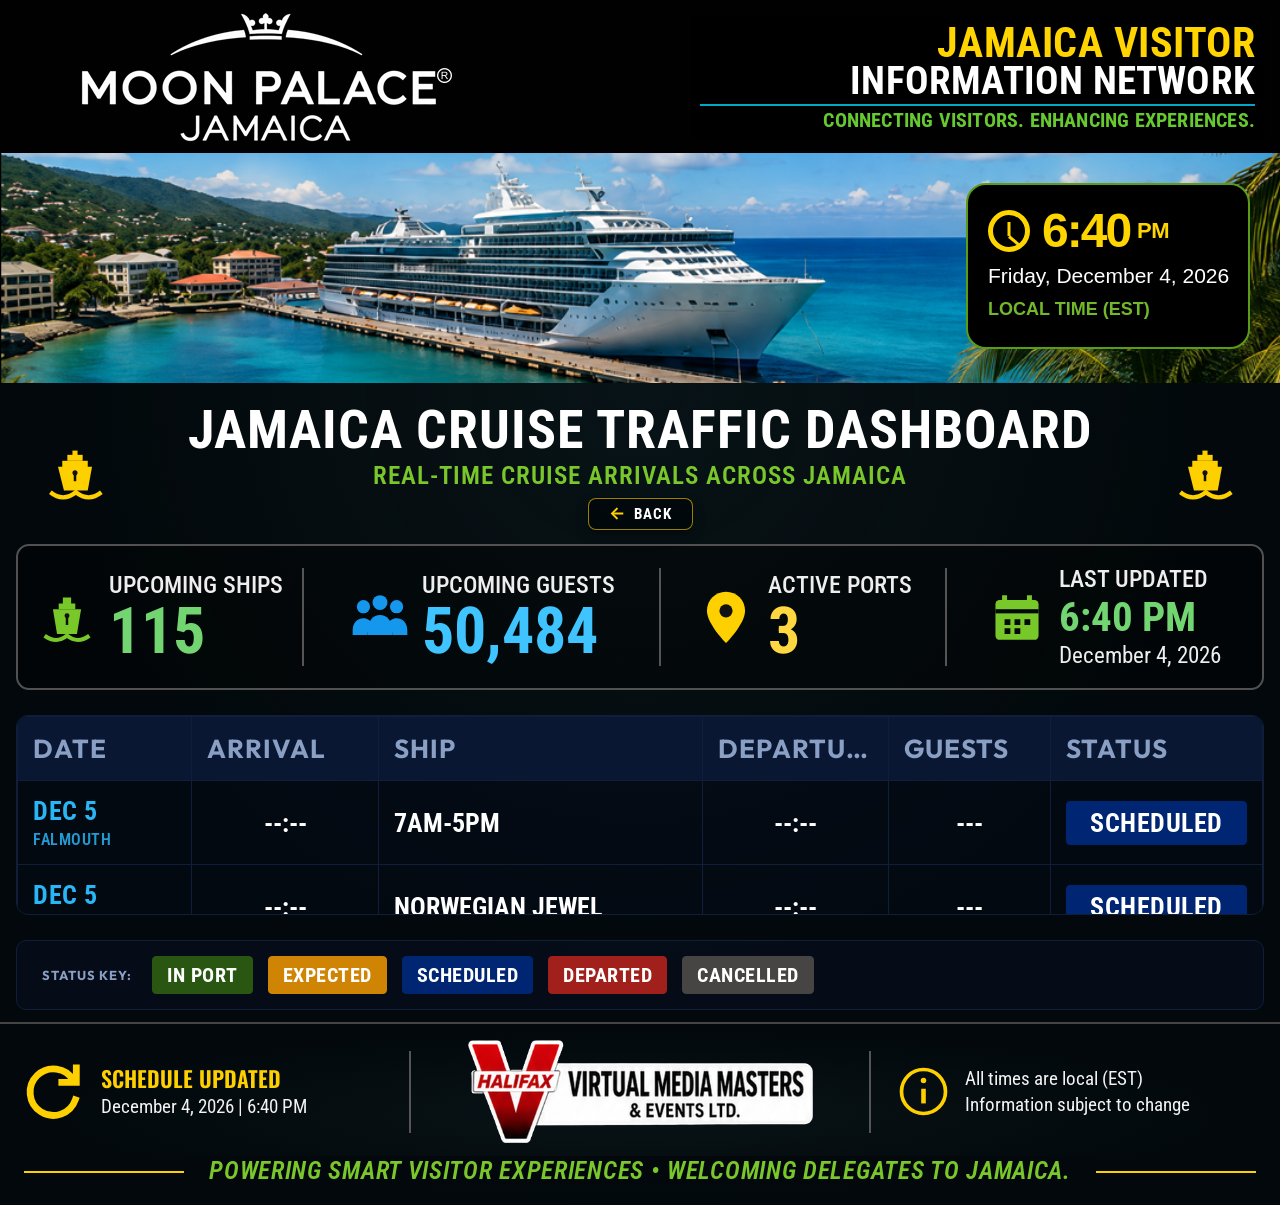
<file: index.html>
<!DOCTYPE html>
<html lang="en">

<head>
    <meta charset="UTF-8">
    <meta name="viewport" content="width=device-width, initial-scale=1.0">
    <title>Jamaica Cruise Traffic Dashboard</title>
    <!-- Google Fonts: Inter, Outfit, Oswald, Roboto Condensed -->
    <link rel="preconnect" href="https://fonts.googleapis.com">
    <link rel="preconnect" href="https://fonts.gstatic.com" crossorigin>
    <link
        href="https://fonts.googleapis.com/css2?family=Inter:wght@400;500;600;700&family=Outfit:wght@500;600;700;800&family=Oswald:wght@400;500;600;700&family=Roboto+Condensed:wght@400;500;600;700&display=swap"
        rel="stylesheet">
    <link rel="stylesheet" href="style.css">
</head>

<body>
    <!-- HEADER -->
    <header>
        <img src="./logo2.png" alt="">
        <div class="jvin-logo">
            <div class="title">JAMAICA VISITOR</div>
            <div class="subtitle">INFORMATION NETWORK</div>
            <div class="tagline">CONNECTING VISITORS. ENHANCING EXPERIENCES.</div>
        </div>
    </header>

    <!-- CRUISE BANNER / LIVE JAMAICA TIME -->
    <section class="cruise">
        <div class="jamaica-time">
            <div class="time-row">
                <div class="clock"></div>
                <div class="time" id="live-clock">--:--</div>
                <div class="ampm" id="live-ampm">AM</div>
            </div>
            <div class="date" id="live-date">Loading date...</div>
            <div class="location">LOCAL TIME (EST)</div>
        </div>
    </section>

    <!-- DASHBOARD CONTAINER -->
    <section class="cruise-dashboard">
        <!-- DASHBOARD HEADER -->
        <header class="dashboard-header">
            <!-- Left ship -->
            <div class="ship-icon ship-left">
                <svg viewBox="0 0 80 80" fill="none" xmlns="http://www.w3.org/2000/svg">
                    <path d="M25 28h30v8H25z" fill="#FFD000" />
                    <path d="M31 21h18v7H31z" fill="#FFD000" />
                    <path d="M37 16h6v6h-6z" fill="#FFD000" />
                    <path d="M20 35h40l-5 28H27z" fill="#FFD000" />
                    <path transform="translate(-5 3)" d="M16 62c10 8 20 8 30 0 10 8 20 8 30 0" stroke="#FFD000"
                        stroke-width="5" />
                    <path d="M40 43v9" stroke="#111" stroke-width="3" />
                    <circle cx="40" cy="42" r="3" fill="#111" />
                </svg>
            </div>

            <div class="dashboard-title">
                <h1>Jamaica Cruise Traffic Dashboard</h1>
                <p>Real-Time Cruise Arrivals Across Jamaica</p>
                <div class="back-btn-wrap">
                    <a href="../airports/index.html" class="btn-back" id="btnBack" onclick="if(window.history.length > 1){window.history.back(); return false;}">
                        <span class="back-chevron">&larr;</span>
                        <span class="back-text">BACK</span>
                    </a>
                </div>
            </div>

            <!-- Right ship -->
            <div class="ship-icon ship-right">
                <svg viewBox="0 0 80 80" fill="none" xmlns="http://www.w3.org/2000/svg">
                    <path d="M25 28h30v8H25z" fill="#FFD000" />
                    <path d="M31 21h18v7H31z" fill="#FFD000" />
                    <path d="M37 16h6v6h-6z" fill="#FFD000" />
                    <path d="M20 35h40l-5 28H27z" fill="#FFD000" />
                    <path transform="translate(-5 3)" d="M16 62c10 8 20 8 30 0 10 8 20 8 30 0" stroke="#FFD000"
                        stroke-width="5" />
                    <path d="M40 43v9" stroke="#111" stroke-width="3" />
                    <circle cx="40" cy="42" r="3" fill="#111" />
                </svg>
            </div>
        </header>

        <!-- STATISTICS PANEL (.stats-panel replacing .kpi-panel) -->
        <div class="stats-panel">
            <!-- SHIPS -->
            <div class="stat ships">
                <div class="stat-icon">
                    <svg viewBox="0 0 70 70">
                        <path d="M18 25h34l-5 30H23z" fill="#78C82A" />
                        <path transform="translate(-5 3)" d="M13 54c10 7 18 7 27 0 9 7 17 7 27 0" stroke="#78C82A"
                            stroke-width="5" fill="none" />
                        <path d="M25 18h20v7H25z M30 11h10v7H30z" fill="#78C82A" />
                        <path d="M35 34v10" stroke="#111" stroke-width="3" />
                        <circle cx="35" cy="33" r="3" fill="#111" />
                    </svg>
                </div>
                <div class="stat-content">
                    <div class="stat-label">Ships Today</div>
                    <div class="stat-number" id="kpi-ships">0</div>
                </div>
            </div>

            <!-- PASSENGERS -->
            <div class="stat passengers">
                <div class="stat-icon">
                    <svg viewBox="0 0 70 70">
                        <circle cx="35" cy="17" r="9" fill="#1597ED" />
                        <circle cx="15" cy="22" r="8" fill="#1597ED" />
                        <circle cx="55" cy="22" r="8" fill="#1597ED" />
                        <path d="M20 51c0-12 7-19 15-19 s15 7 15 19v5H20z" fill="#1597ED" />
                        <path d="M2 51c0-9 5-15 13-15 5 0 9 3 11 7 -4 3-6 7-6 13H2z" fill="#1597ED" />
                        <path d="M68 51c0-9-5-15-13-15 -5 0-9 3-11 7 4 3 6 7 6 13h18z" fill="#1597ED" />
                    </svg>
                </div>
                <div class="stat-content">
                    <div class="stat-label">Passengers Today</div>
                    <div class="stat-number" id="kpi-passengers">0</div>
                </div>
            </div>

            <!-- PORTS -->
            <div class="stat ports">
                <div class="stat-icon">
                    <svg viewBox="0 0 70 70">
                        <path d="M35 4 C22 4 12 14 12 27 c0 16 23 39 23 39 s23-23 23-39 C58 14 48 4 35 4z"
                            fill="#FFD000" />
                        <circle cx="35" cy="27" r="8" fill="#111" />
                    </svg>
                </div>
                <div class="stat-content">
                    <div class="stat-label">Ports Active</div>
                    <div class="stat-number" id="kpi-ports">0</div>
                </div>
            </div>

            <!-- LAST UPDATED -->
            <div class="stat updated">
                <div class="stat-icon">
                    <svg viewBox="0 0 70 70">
                        <rect x="9" y="14" width="52" height="48" rx="5" fill="#78C82A" />
                        <rect x="9" y="25" width="52" height="5" fill="#02080b" />
                        <path d="M20 8v13M50 8v13" stroke="#78C82A" stroke-width="6" />
                        <path d="M20 37h7v7h-7z M32 37h7v7h-7z M44 37h7v7h-7z M20 48h7v7h-7z M32 48h7v7h-7z"
                            fill="#02080b" />
                    </svg>
                </div>
                <div class="stat-content">
                    <div class="stat-label">Last Updated</div>
                    <div class="stat-number" id="kpi-updated-time">--:--</div>
                    <div class="updated-date" id="kpi-updated-date">----------</div>
                </div>
            </div>
        </div>

        <!-- MAIN DATA TABLE -->
        <main class="table-container">
            <table class="arrivals-table">
                <thead>
                    <tr>
                        <th>PORT</th>
                        <th>ARRIVAL</th>
                        <th>SHIP</th>
                        <th>DEPARTURE</th>
                        <th>GUESTS</th>
                        <th>STATUS</th>
                    </tr>
                </thead>
                <tbody id="table-body">
                    <tr class="loading-row">
                        <td colspan="6">
                            <div class="spinner"></div>
                            <div class="loading-text">Fetching Jamaica Arrivals...</div>
                        </td>
                    </tr>
                </tbody>
            </table>
        </main>

        <!-- FOOTER STATUS KEY -->
        <footer class="footer-legend" style="margin-top: 25px;">
            <span class="legend-title">STATUS KEY:</span>
            <div class="legend-items">
                <span class="status-badge badge-in-port">IN PORT</span>
                <span class="status-badge badge-expected">EXPECTED</span>
                <span class="status-badge badge-scheduled">SCHEDULED</span>
                <span class="status-badge badge-departed">DEPARTED</span>
                <span class="status-badge badge-cancelled">CANCELLED</span>
            </div>
        </footer>
    </section>

    <!-- CRUISE FOOTER -->
    <footer class="cruise-footer">
        <div class="footer-top">
            <!-- SCHEDULE UPDATED -->
            <div class="schedule">
                <div class="schedule-icon">
                    <svg viewBox="0 0 64 64" fill="none">
                        <path d="M51 20 A24 24 0 1 0 53 40" stroke="#FFD000" stroke-width="7" stroke-linecap="square" />
                        <path transform="translate(5 -5)" d="M49 12 L49 27 L34 27" stroke="#FFD000" stroke-width="7"
                            stroke-linecap="square" />
                    </svg>
                </div>
                <div class="schedule-text">
                    <div class="schedule-title">Schedule Updated</div>
                    <div class="schedule-date" id="footer-updated">----------</div>
                </div>
            </div>

            <!-- SPONSOR -->
            <div class="sponsor">
                <img src="./logo.png" alt="">
            </div>

            <!-- INFORMATION -->
            <div class="info">
                <div class="info-icon">
                    <svg viewBox="0 0 60 60" fill="none">
                        <circle cx="30" cy="30" r="24" stroke="#FFD000" stroke-width="4" />
                        <circle cx="30" cy="18" r="3" fill="#FFD000" />
                        <path d="M30 27V43" stroke="#FFD000" stroke-width="5" />
                    </svg>
                </div>
                <div class="info-text">
                    All times are local (EST)<br>
                    Information subject to change
                </div>
            </div>
        </div>

        <div class="footer-bottom">
            <div class="tagline">
                Powering Smart Visitor Experiences • Welcoming Delegates to Jamaica.
            </div>
        </div>
    </footer>

    <script src="app.js"></script>
</body>

</html>
</file>
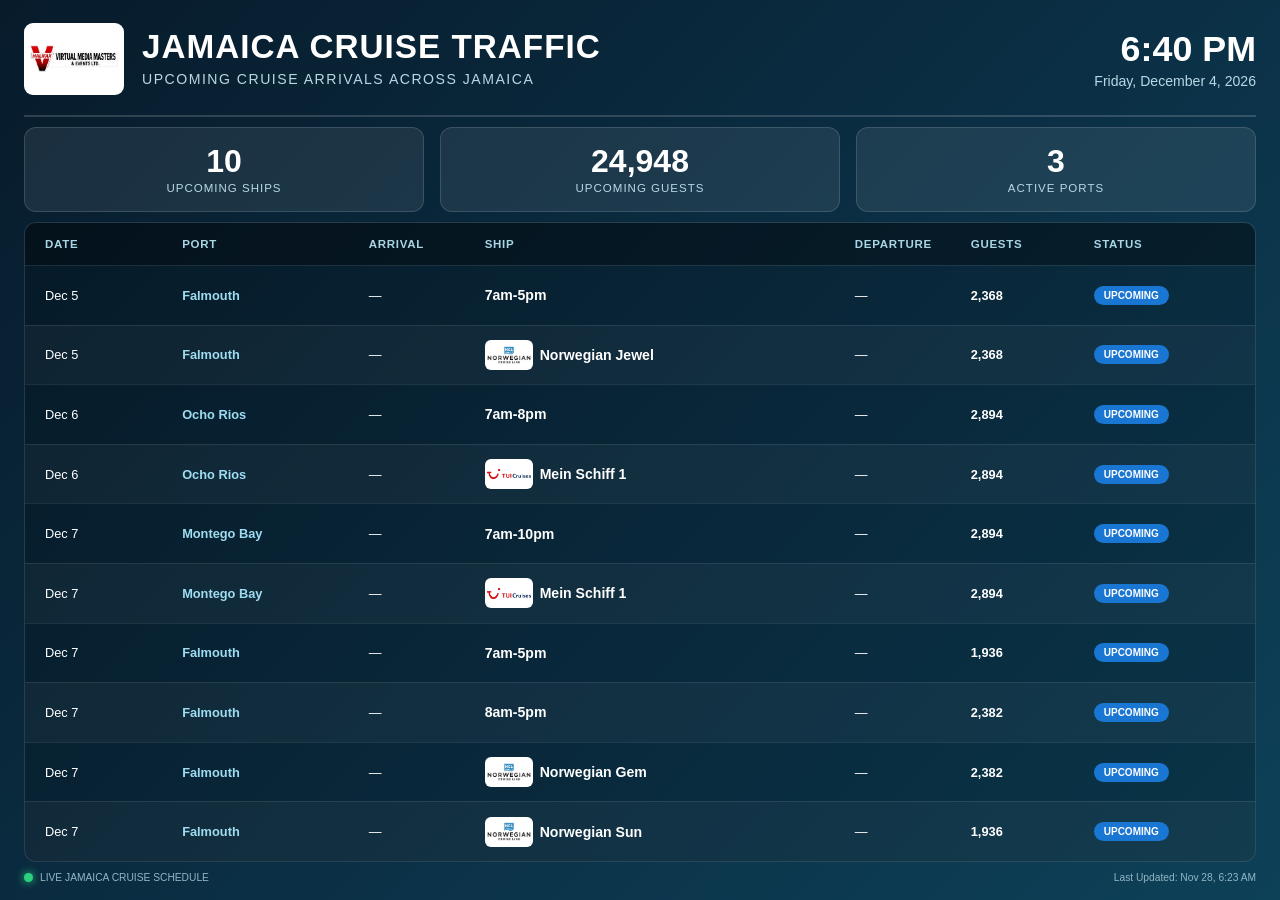
<file: landscape.html>
<!DOCTYPE html>
<html lang="en">
<head>
<meta charset="UTF-8">
<meta name="viewport" content="width=device-width, initial-scale=1.0">

<title>Jamaica Cruise Traffic Dashboard - Landscape</title>

<style>
* {
    box-sizing: border-box;
    margin: 0;
    padding: 0;
}

html, body {
    width: 100%;
    height: 100%;
    overflow: hidden;
    font-family: Arial, Helvetica, sans-serif;
    background: linear-gradient(135deg, #071b2b 0%, #0b3046 55%, #0d4158 100%);
    color: white;
}

body {
    display: flex;
    flex-direction: column;
    padding: 12px 24px 8px;
}

/* HEADER */

.header {
    display: flex;
    align-items: center;
    justify-content: space-between;
    height: 105px;
    flex-shrink: 0;
    border-bottom: 2px solid rgba(255,255,255,0.16);
    padding-bottom: 10px;
}

.brand {
    display: flex;
    align-items: center;
    gap: 18px;
}

.logo {
    width: 100px;
    height: 72px;
    object-fit: contain;
    background: white;
    border-radius: 9px;
    padding: 6px;
}

.title-block h1 {
    font-size: clamp(28px, 2.6vw, 48px);
    font-weight: 800;
    letter-spacing: 1px;
    line-height: 1;
}

.title-block p {
    margin-top: 7px;
    color: #b9d8e5;
    font-size: clamp(13px, 1.1vw, 20px);
    letter-spacing: 1.5px;
    text-transform: uppercase;
}

.clock {
    text-align: right;
}

#time {
    font-size: clamp(28px, 2.8vw, 50px);
    font-weight: 800;
}

#date {
    margin-top: 3px;
    color: #b9d8e5;
    font-size: clamp(13px, 1.1vw, 19px);
}

/* SUMMARY */

.summary {
    display: grid;
    grid-template-columns: repeat(3, 1fr);
    gap: 16px;
    height: 105px;
    flex-shrink: 0;
    padding: 10px 0;
}

.card {
    background: rgba(255,255,255,0.08);
    border: 1px solid rgba(255,255,255,0.14);
    border-radius: 12px;
    padding: 8px 16px;
    text-align: center;
    display: flex;
    flex-direction: column;
    align-items: center;
    justify-content: center;
}

.card .number {
    font-size: clamp(26px, 2.5vw, 44px);
    font-weight: 800;
    line-height: 1;
}

.card .label {
    margin-top: 5px;
    color: #b9d8e5;
    font-size: clamp(11px, 0.9vw, 16px);
    text-transform: uppercase;
    letter-spacing: 1px;
}

/* TABLE */

.board {
    flex: 1;
    min-height: 0;
    display: flex;
    flex-direction: column;
    background: rgba(0,0,0,0.17);
    border: 1px solid rgba(255,255,255,0.13);
    border-radius: 12px;
    overflow: hidden;
}

.table-header,
.row {
    display: grid;
    grid-template-columns:
        0.9fr
        1.25fr
        0.75fr
        2.55fr
        0.75fr
        0.8fr
        1fr;
    align-items: center;
    column-gap: 10px;
}

.table-header {
    height: 42px;
    flex-shrink: 0;
    padding: 0 20px;
    background: rgba(0,0,0,0.32);
    color: #a9d5e6;
    font-size: clamp(11px, 0.9vw, 16px);
    font-weight: bold;
    text-transform: uppercase;
    letter-spacing: 0.7px;
}

#rows {
    flex: 1;
    min-height: 0;
    display: grid;
    grid-template-rows: repeat(10, 1fr);
    overflow: hidden;
}

.row {
    min-height: 0;
    padding: 3px 20px;
    border-top: 1px solid rgba(255,255,255,0.09);
    font-size: clamp(12px, 1vw, 18px);
}

.row:nth-child(even) {
    background: rgba(255,255,255,0.035);
}

/* SHIP + CRUISE LINE LOGO */

.ship {
    font-weight: 800;
    font-size: clamp(13px, 1.1vw, 20px);
    display: flex;
    align-items: center;
    gap: 7px;
    min-width: 0;
}

.cruise-logo-box {
    width: 48px;
    height: 30px;
    flex: 0 0 48px;
    background: white;
    border-radius: 6px;
    display: flex;
    align-items: center;
    justify-content: center;
    padding: 2px;
    overflow: hidden;
}

.cruise-logo {
    width: 100%;
    height: 100%;
    object-fit: contain;
}

.ship-name {
    min-width: 0;
    overflow: hidden;
    text-overflow: ellipsis;
    white-space: nowrap;
}

.port {
    font-weight: 700;
    color: #9eddf1;
}

.guests {
    font-weight: 700;
}

.status {
    display: inline-block;
    width: fit-content;
    padding: 4px 10px;
    border-radius: 16px;
    font-size: clamp(10px, 0.75vw, 14px);
    font-weight: bold;
    text-transform: uppercase;
    white-space: nowrap;
}

.status-upcoming {
    background: #1976d2;
}

.status-today {
    background: #148b72;
}

.status-inport {
    background: #138a4a;
}

.empty {
    height: 100%;
    display: flex;
    align-items: center;
    justify-content: center;
    text-align: center;
    color: #b9d8e5;
    font-size: clamp(20px, 1.8vw, 32px);
    font-weight: bold;
}

/* FOOTER */

.footer {
    height: 30px;
    flex-shrink: 0;
    display: flex;
    justify-content: space-between;
    align-items: center;
    color: #91b6c5;
    font-size: clamp(10px, 0.8vw, 14px);
}

.live {
    display: flex;
    align-items: center;
    gap: 7px;
}

.dot {
    width: 9px;
    height: 9px;
    border-radius: 50%;
    background: #2bd17e;
    box-shadow: 0 0 8px #2bd17e;
}
</style>
</head>

<body>

<header class="header">

    <div class="brand">

        <img src="logo.png" class="logo" alt="Virtual Media Masters">

        <div class="title-block">
            <h1>JAMAICA CRUISE TRAFFIC</h1>
            <p>Upcoming Cruise Arrivals Across Jamaica</p>
        </div>

    </div>

    <div class="clock">
        <div id="time">--:--</div>
        <div id="date">Loading...</div>
    </div>

</header>

<section class="summary">

    <div class="card">
        <div class="number" id="shipCount">0</div>
        <div class="label">Upcoming Ships</div>
    </div>

    <div class="card">
        <div class="number" id="guestCount">0</div>
        <div class="label">Upcoming Guests</div>
    </div>

    <div class="card">
        <div class="number" id="portCount">0</div>
        <div class="label">Active Ports</div>
    </div>

</section>

<main class="board">

    <div class="table-header">
        <div>Date</div>
        <div>Port</div>
        <div>Arrival</div>
        <div>Ship</div>
        <div>Departure</div>
        <div>Guests</div>
        <div>Status</div>
    </div>

    <div id="rows">
        <div class="empty">Loading Jamaica cruise schedule...</div>
    </div>

</main>

<footer class="footer">

    <div class="live">
        <span class="dot"></span>
        <span>LIVE JAMAICA CRUISE SCHEDULE</span>
    </div>

    <div>
        Last Updated:
        <span id="lastUpdated">--</span>
    </div>

</footer>

<script>

const DATA_URL = "cruise-data.json";
const REFRESH_INTERVAL = 15 * 60 * 1000;
const TIME_ZONE = "America/Jamaica";
const MAX_SHIPS = 10;


/* =====================================================
   CRUISE LINE LOGOS
===================================================== */

const CRUISE_LINES = [

    {
        logo: "logos/royal-caribbean.png",
        keywords: [
            "royal caribbean",
            "icon of the seas",
            "wonder of the seas",
            "utopia of the seas",
            "star of the seas",
            "oasis of the seas",
            "allure of the seas",
            "harmony of the seas",
            "symphony of the seas",
            "odyssey of the seas",
            "independence of the seas",
            "freedom of the seas",
            "liberty of the seas",
            "adventure of the seas",
            "explorer of the seas",
            "voyager of the seas",
            "mariner of the seas",
            "navigator of the seas",
            "radiance of the seas",
            "brilliance of the seas",
            "serenade of the seas",
            "jewel of the seas",
            "vision of the seas",
            "rhapsody of the seas",
            "grandeur of the seas",
            "enchantment of the seas"
        ]
    },

    {
        logo: "logos/carnival.png",
        keywords: [
            "carnival"
        ]
    },

    {
        logo: "logos/msc.png",
        keywords: [
            "msc"
        ]
    },

    {
        logo: "logos/norwegian.png",
        keywords: [
            "norwegian",
            "ncl"
        ]
    },

    {
        logo: "logos/celebrity.png",
        keywords: [
            "celebrity"
        ]
    },

    {
        logo: "logos/disney.png",
        keywords: [
            "disney"
        ]
    },

    {
        logo: "logos/princess.png",
        keywords: [
            "princess"
        ]
    },

    {
        logo: "logos/holland-america.png",
        keywords: [
            "holland america",
            "nieuw amsterdam",
            "nieuw statendam",
            "rotterdam",
            "eurodam",
            "zuiderdam",
            "oosterdam",
            "westerdam",
            "noordam",
            "koningsdam",
            "volendam",
            "zaandam"
        ]
    },

    {
        logo: "logos/virgin-voyages.png",
        keywords: [
            "virgin voyages",
            "scarlet lady",
            "valiant lady",
            "resilient lady",
            "brilliant lady"
        ]
    },

    {
        logo: "logos/tui-cruises.png",
        keywords: [
            "mein schiff",
            "tui cruises"
        ]
    },

    {
        logo: "logos/viking.png",
        keywords: [
            "viking",
            "viking mars",
            "viking sea",
            "viking sky",
            "viking star",
            "viking sun",
            "viking venus",
            "viking jupiter",
            "viking neptune",
            "viking saturn",
            "viking vela"
        ]
    }

];


function getCruiseLogo(shipName) {

    if (!shipName) {
        return null;
    }

    const ship =
        String(shipName)
            .toLowerCase()
            .trim();

    for (const cruiseLine of CRUISE_LINES) {

        const match =
            cruiseLine.keywords.some(
                keyword =>
                    ship.includes(keyword)
            );

        if (match) {
            return cruiseLine.logo;
        }
    }

    return null;
}


function buildShipDisplay(shipName) {

    const name =
        shipName || "—";

    const logo =
        getCruiseLogo(name);

    if (!logo) {

        return `
            <div class="ship">
                <span class="ship-name">
                    ${name}
                </span>
            </div>
        `;
    }

    return `
        <div class="ship">

            <div class="cruise-logo-box">

                <img
                    src="${logo}"
                    class="cruise-logo"
                    alt=""
                    onerror="this.parentElement.style.display='none';"
                >

            </div>

            <span class="ship-name">
                ${name}
            </span>

        </div>
    `;
}


/* =====================================================
   DATE / TIME
===================================================== */

function getJamaicaDateString() {

    const parts = new Intl.DateTimeFormat(
        "en-CA",
        {
            timeZone: TIME_ZONE,
            year: "numeric",
            month: "2-digit",
            day: "2-digit"
        }
    ).formatToParts(new Date());

    const values = {};

    parts.forEach(part => {

        if (part.type !== "literal") {
            values[part.type] = part.value;
        }

    });

    return values.year + "-" +
           values.month + "-" +
           values.day;
}


function updateClock() {

    const now = new Date();

    document.getElementById("time").textContent =
        now.toLocaleTimeString(
            "en-US",
            {
                timeZone: TIME_ZONE,
                hour: "numeric",
                minute: "2-digit",
                hour12: true
            }
        );

    document.getElementById("date").textContent =
        now.toLocaleDateString(
            "en-US",
            {
                timeZone: TIME_ZONE,
                weekday: "long",
                month: "long",
                day: "numeric",
                year: "numeric"
            }
        );
}


function formatDate(dateString) {

    if (!dateString) return "—";

    const parts =
        dateString.split("-");

    if (parts.length !== 3) {
        return dateString;
    }

    const date =
        new Date(
            Number(parts[0]),
            Number(parts[1]) - 1,
            Number(parts[2])
        );

    return date.toLocaleDateString(
        "en-US",
        {
            month: "short",
            day: "numeric"
        }
    );
}


function formatNumber(value) {

    return Number(
        value || 0
    ).toLocaleString("en-US");
}


function formatTime(time) {

    if (!time || time === "--:--") {
        return "—";
    }

    const match =
        String(time)
            .match(/^(\d{1,2}):(\d{2})$/);

    if (!match) {
        return time;
    }

    let hour =
        Number(match[1]);

    const minute =
        match[2];

    const period =
        hour >= 12
        ? "PM"
        : "AM";

    hour =
        hour % 12;

    if (hour === 0) {
        hour = 12;
    }

    return hour +
           ":" +
           minute +
           " " +
           period;
}


function timeToMinutes(time) {

    if (!time || time === "--:--") {
        return null;
    }

    const match =
        String(time)
            .match(/(\d{1,2}):(\d{2})/);

    if (!match) {
        return null;
    }

    return Number(match[1]) * 60 +
           Number(match[2]);
}


function getJamaicaMinutes() {

    const parts =
        new Intl.DateTimeFormat(
            "en-US",
            {
                timeZone: TIME_ZONE,
                hour: "2-digit",
                minute: "2-digit",
                hourCycle: "h23"
            }
        ).formatToParts(new Date());

    let hour = 0;
    let minute = 0;

    parts.forEach(part => {

        if (part.type === "hour") {
            hour = Number(part.value);
        }

        if (part.type === "minute") {
            minute = Number(part.value);
        }

    });

    return hour * 60 + minute;
}


/* =====================================================
   STATUS
===================================================== */

function getStatus(arrival) {

    const today =
        getJamaicaDateString();

    if (arrival.date > today) {

        return {
            text: "Upcoming",
            className: "status-upcoming"
        };

    }

    if (arrival.date < today) {

        return {
            text: "Completed",
            className: "status-upcoming"
        };

    }

    const currentMinutes =
        getJamaicaMinutes();

    const arrivalMinutes =
        timeToMinutes(
            arrival.arrivalTime
        );

    const departureMinutes =
        timeToMinutes(
            arrival.departureTime
        );

    if (
        arrivalMinutes !== null &&
        departureMinutes !== null &&
        currentMinutes >= arrivalMinutes &&
        currentMinutes <= departureMinutes
    ) {

        return {
            text: "In Port",
            className: "status-inport"
        };

    }

    return {
        text: "Today",
        className: "status-today"
    };
}


/* =====================================================
   DATA
===================================================== */

function flattenData(data) {

    const arrivals = [];

    if (!Array.isArray(data)) {
        return arrivals;
    }

    data.forEach(port => {

        if (port.recordType !== "port") {
            return;
        }

        if (!Array.isArray(port.upcomingArrivals)) {
            return;
        }

        port.upcomingArrivals.forEach(arrival => {

            arrivals.push({
                ...arrival,
                portName: port.name
            });

        });

    });

    return arrivals;
}


/* =====================================================
   RENDER
===================================================== */

function render(data) {

    const today =
        getJamaicaDateString();

    let arrivals =
        flattenData(data);

    arrivals =
        arrivals.filter(
            arrival =>
                arrival.date &&
                arrival.date >= today
        );

    arrivals.sort((a, b) => {

        if (a.date !== b.date) {

            return a.date
                .localeCompare(b.date);

        }

        return String(a.arrivalTime)
            .localeCompare(
                String(b.arrivalTime)
            );

    });

    const displayArrivals =
        arrivals.slice(
            0,
            MAX_SHIPS
        );

    const shipCount =
        displayArrivals.length;

    const guestCount =
        displayArrivals.reduce(
            (total, arrival) =>
                total +
                Number(
                    arrival.passengers || 0
                ),
            0
        );

    const activePorts =
        new Set(
            displayArrivals.map(
                arrival =>
                    arrival.portName
            )
        ).size;

    document.getElementById(
        "shipCount"
    ).textContent =
        formatNumber(shipCount);

    document.getElementById(
        "guestCount"
    ).textContent =
        formatNumber(guestCount);

    document.getElementById(
        "portCount"
    ).textContent =
        formatNumber(activePorts);

    const rows =
        document.getElementById(
            "rows"
        );

    if (displayArrivals.length === 0) {

        rows.innerHTML =
            `<div class="empty">
                No upcoming Jamaica cruise arrivals found.
             </div>`;

        return;
    }

    rows.innerHTML =

        displayArrivals
            .map(arrival => {

                const status =
                    getStatus(arrival);

                return `

                    <div class="row">

                        <div>
                            ${formatDate(arrival.date)}
                        </div>

                        <div class="port">
                            ${arrival.portName}
                        </div>

                        <div>
                            ${formatTime(arrival.arrivalTime)}
                        </div>

                        ${buildShipDisplay(
                            arrival.shipName
                        )}

                        <div>
                            ${formatTime(arrival.departureTime)}
                        </div>

                        <div class="guests">

                            ${
                                arrival.passengers
                                ? formatNumber(
                                    arrival.passengers
                                  )
                                : "—"
                            }

                        </div>

                        <div>

                            <span class="status ${status.className}">
                                ${status.text}
                            </span>

                        </div>

                    </div>

                `;

            })
            .join("");
}


/* =====================================================
   LOAD CRUISE DATA
===================================================== */

async function loadCruiseData() {

    try {

        const response =
            await fetch(
                `${DATA_URL}?t=${Date.now()}`,
                {
                    cache: "no-store"
                }
            );

        if (!response.ok) {

            throw new Error(
                `HTTP ${response.status}`
            );

        }

        const data =
            await response.json();

        render(data);

        let scrapedAt =
            null;

        if (
            Array.isArray(data) &&
            data.length
        ) {

            scrapedAt =
                data
                    .map(
                        port =>
                            port.scrapedAt
                    )
                    .filter(Boolean)
                    .sort()
                    .pop();

        }

        if (scrapedAt) {

            document.getElementById(
                "lastUpdated"
            ).textContent =

                new Date(scrapedAt)
                    .toLocaleString(
                        "en-US",
                        {
                            timeZone: TIME_ZONE,
                            month: "short",
                            day: "numeric",
                            hour: "numeric",
                            minute: "2-digit",
                            hour12: true
                        }
                    );

        }

        else {

            document.getElementById(
                "lastUpdated"
            ).textContent =
                "Live";

        }

    }

    catch (error) {

        console.error(
            "Cruise data error:",
            error
        );

        document.getElementById(
            "rows"
        ).innerHTML =

            `<div class="empty">
                Cruise schedule temporarily unavailable.
             </div>`;

    }
}


/* =====================================================
   START
===================================================== */

updateClock();

setInterval(
    updateClock,
    30000
);

loadCruiseData();

setInterval(
    loadCruiseData,
    REFRESH_INTERVAL
);

</script>

</body>
</html>
</file>
<file: style.css>
/* RESET & BASE STYLES */
* {
    margin: 0;
    padding: 0;
    box-sizing: border-box;
    -webkit-font-smoothing: antialiased;
    -moz-osx-font-smoothing: grayscale;
}

:root {
    /* Color Palette matching screenshot */
    --bg-dark: #000100;
    --card-bg: #070f22;
    --card-border: #111e3b;
    --table-header-bg: #091733;

    /* Text Colors */
    --text-white: #ffffff;
    --text-muted: #8a9fc4;
    --text-gold: #ffb74d;
    --text-green: #72d572;
    --text-blue: #40c4ff;
    --text-yellow: #ffd740;

    /* Port Colors */
    --port-montego: #8ce832;
    --port-falmouth: #ffb300;
    --port-ocho: #29b6f6;
    --port-kingston: #a28df2;

    /* Status Colors (badges) */
    --status-in-port-bg: #295712;
    --status-in-port-border: #295712;
    --status-in-port-text: #ffffff;

    --status-expected-bg: #D08403;
    --status-expected-border: #D08403;
    --status-expected-text: #ffffff;

    --status-scheduled-bg: #002673;
    --status-scheduled-border: #002673;
    --status-scheduled-text: #ffffff;

    --status-departed-bg: #A1201C;
    --status-departed-border: #A1201C;
    --status-departed-text: #ffffff;

    --status-cancelled-bg: #464544;
    --status-cancelled-border: #464544;
    --status-cancelled-text: #ffffff;

    /* Status Text Colors (high contrast accessibility) */
    --status-in-port-text-color: #8ce832;
    --status-expected-text-color: #ffb300;
    --status-scheduled-text-color: #29b6f6;
    --status-departed-text-color: #ff5252;
    --status-cancelled-text-color: #cbd5e1;

    /* Fonts */
    --font-heading: 'Outfit', sans-serif;
    --font-body: 'Inter', sans-serif;

    /* Footer / Header Extra Colors */
    --yellow: #ffd000;
    --green: #79c72b;
    --white: #f2f2f2;
    --dark: #02080b;
    --separator: #555;
}

body {
    background-color: var(--bg-dark);
    font-family: var(--font-body);
    color: var(--text-white);
    min-height: 100vh;
    width: 100vw;
    overflow-x: hidden;
}

header {
    width: 100%;
    position: relative;
    text-align: right;
    padding: 15px;
}

header img {
    position: absolute;
    top: 10px;
    left: 0px;
    z-index: 1;
}

.jvin-logo {
    font-family: "Roboto Condensed", sans-serif;
    font-weight: 700;
    line-height: 0.95;
    background: #000;
    display: inline-block;
    padding: 8px 10px;
    width: 46%;
    position: relative;
    z-index: 1;
    right: 0;
    top: 0;
}

.jvin-logo .title {
    color: #ffd400;
    font-size: 42px;
    letter-spacing: 0.5px;
}

.jvin-logo .subtitle {
    color: #fff;
    font-size: 39px;
    letter-spacing: 0.2px;
    border-bottom: 2px solid #00a9c7;
    padding-bottom: 4px;
}

.jvin-logo .tagline {
    color: #65c92f;
    font-size: 20px;
    letter-spacing: 0.2px;
    margin-top: 5px;
}

.cruise {
    min-height: 230px;
    height: 230px;
    width: 100%;
    position: relative;
    background-image: url(./cruise_image.png);
    background-repeat: no-repeat;
    background-size: 100% auto;
    background-position: center;
}

.jamaica-time {
    width: 284px;
    height: 166px;
    box-sizing: border-box;
    background: #000;
    border: 2px solid #5c9b18;
    border-radius: 20px;
    font-family: Arial, Helvetica, sans-serif;
    color: #fff;
    padding: 15px 20px;
    overflow: hidden;
    position: absolute;
    right: 30px;
    top: 30px;
}

.time-row {
    display: flex;
    align-items: center;
    height: 62px;
}

.clock {
    position: relative;
    width: 42px;
    height: 42px;
    border: 5px solid #ffd500;
    border-radius: 50%;
    flex: 0 0 auto;
    box-sizing: border-box;
    margin-right: 12px;
}

.clock::before {
    content: "";
    position: absolute;
    width: 3px;
    height: 14px;
    background: #ffd500;
    left: 50%;
    top: 7px;
    transform: translateX(-50%);
    transform-origin: bottom center;
}

.clock::after {
    content: "";
    position: absolute;
    width: 13px;
    height: 3px;
    background: #ffd500;
    left: 50%;
    top: 20px;
    transform-origin: left center;
    transform: rotate(40deg);
}

.time {
    color: #ffd500;
    font-size: 48px;
    font-weight: 700;
    line-height: 1;
    letter-spacing: -2px;
    white-space: nowrap;
}

.ampm {
    color: #ffd500;
    font-size: 22px;
    font-weight: 700;
    margin-left: 7px;
    align-self: center;
    letter-spacing: -0.5px;
}

.date {
    font-size: 21px;
    font-weight: 400;
    line-height: 1.2;
    margin-top: 1px;
    white-space: nowrap;
}

.location {
    color: #72b82a;
    font-size: 18px;
    font-weight: 700;
    line-height: 1.2;
    margin-top: 11px;
    white-space: nowrap;
}

.cruise-dashboard {
    width: 100%;
    min-height: 279px;
    margin: 0 auto;
    padding: 15px 16px 12px;
    background: radial-gradient(ellipse at center top, rgba(20, 40, 45, .35), transparent 65%), #02080b;
    color: var(--text-white);
    font-family: "Roboto Condensed", Arial, sans-serif;
    overflow: hidden;
}

.dashboard-header {
    position: relative;
    display: flex;
    align-items: center;
    justify-content: center;
    min-height: 92px;
    height: auto;
    padding: 6px 0 14px;
}

.dashboard-title {
    text-align: center;
    display: flex;
    flex-direction: column;
    align-items: center;
}

.dashboard-title h1 {
    margin: 0;
    font-size: clamp(32px, 4.2vw, 54px);
    line-height: .95;
    font-weight: 700;
    letter-spacing: 1px;
    text-transform: uppercase;
    white-space: nowrap;
}

.dashboard-title p {
    margin: 8px 0 0;
    color: var(--green);
    font-size: clamp(16px, 2vw, 25px);
    line-height: 1;
    font-weight: 600;
    letter-spacing: 1px;
    text-transform: uppercase;
}

.back-btn-wrap {
    margin-top: 10px;
    display: flex;
    justify-content: center;
}

.btn-back {
    display: inline-flex;
    align-items: center;
    justify-content: center;
    gap: 8px;
    padding: 6px 20px;
    background: rgba(2, 8, 11, 0.85);
    border: 1.5px solid rgba(255, 208, 0, 0.6);
    border-radius: 8px;
    color: #ffffff;
    text-decoration: none;
    font-family: "Roboto Condensed", var(--font-body), sans-serif;
    font-size: clamp(12px, 1.4vw, 15px);
    font-weight: 700;
    letter-spacing: 1px;
    text-transform: uppercase;
    cursor: pointer;
    box-shadow: 0 4px 12px rgba(0, 0, 0, 0.45);
    transition: all 0.2s ease;
    user-select: none;
}

.btn-back .back-chevron {
    font-size: 1.15em;
    line-height: 1;
    color: #ffd000;
    transition: transform 0.2s ease;
}

.btn-back:hover,
.btn-back:focus {
    background: rgba(255, 208, 0, 0.15);
    border-color: #ffd000;
    color: #ffd000;
    box-shadow: 0 0 14px rgba(255, 208, 0, 0.4);
    transform: translateY(-1px);
}

.btn-back:hover .back-chevron {
    transform: translateX(-3px);
}

.btn-back:active {
    transform: translateY(1px) scale(0.98);
}

.ship-icon {
    position: absolute;
    top: 50%;
    transform: translateY(-50%);
    width: 68px;
    height: 68px;
}

.ship-left {
    left: 25px;
}

.ship-right {
    right: 25px;
}

.ship-icon svg {
    width: 100%;
    height: 100%;
}

.stats-panel {
    height: 146px;
    border: 2px solid #515151;
    border-radius: 13px;
    display: grid;
    grid-template-columns: 1fr 1.25fr 1fr 1.1fr;
    background: rgba(0, 0, 0, .35);
    margin-bottom: 25px;
}

.stat {
    position: relative;
    display: flex;
    align-items: center;
    justify-content: center;
    min-width: 0;
}

.stat:not(:last-child)::after {
    content: "";
    position: absolute;
    right: 0;
    top: 22px;
    bottom: 22px;
    width: 2px;
    background: #555;
}

.stat-icon {
    width: 58px;
    height: 65px;
    margin-right: 13px;
    flex: 0 0 auto;
}

.stat-icon svg {
    width: 100%;
    height: 100%;
}

.stat-content {
    text-align: left;
}

.stat-label {
    color: #eee;
    font-size: clamp(16px, 1.9vw, 25px);
    font-weight: 500;
    line-height: 1;
    text-transform: uppercase;
    white-space: nowrap;
}

.stat-number {
    margin-top: 6px;
    font-size: clamp(48px, 5vw, 68px);
    line-height: .9;
    font-weight: 700;
}

.ships .stat-number {
    color: var(--text-green);
}

.passengers .stat-number {
    color: var(--text-blue);
}

.ports .stat-number {
    color: var(--text-yellow);
}

.updated .stat-label {
    margin-bottom: 7px;
}

.updated .stat-number {
    color: var(--text-green);
    font-size: clamp(29px, 3.2vw, 43px);
    white-space: nowrap;
}

.updated-date {
    margin-top: 8px;
    color: #eee;
    font-size: clamp(16px, 1.8vw, 23px);
    line-height: 1;
    white-space: nowrap;
}

@media (max-width: 700px) {
    .cruise-dashboard {
        padding: 8px;
        min-height: auto;
    }

    .dashboard-header {
        height: auto;
        min-height: 75px;
        padding: 6px 0 10px;
    }

    .ship-icon {
        display: none;
    }

    .dashboard-title h1 {
        font-size: 29px;
        white-space: normal;
    }

    .dashboard-title p {
        font-size: 14px;
        margin-top: 6px;
    }

    .stats-panel {
        height: auto;
        grid-template-columns: 1fr 1fr;
    }

    .stat {
        min-height: 105px;
        padding: 10px;
    }

    .stat:nth-child(2)::after {
        display: none;
    }

    .stat:nth-child(-n+2) {
        border-bottom: 2px solid #555;
    }

    .stat-icon {
        width: 40px;
        height: 48px;
        margin-right: 8px;
    }

    .stat-label {
        font-size: 15px;
    }

    .stat-number {
        font-size: 42px;
    }

    .updated .stat-number {
        font-size: 25px;
    }

    .updated-date {
        font-size: 15px;
    }
}

/* DATA TABLE SECTION */
.table-container {
    width: 100%;
    background-color: rgba(7, 15, 34, 0.3);
    border: 1.5px solid var(--card-border);
    border-radius: 12px;
    overflow-y: auto;
    -webkit-overflow-scrolling: touch;
    scroll-behavior: auto;
    touch-action: pan-y;
    -webkit-transform: translateZ(0);
    transform: translateZ(0);
    -webkit-backface-visibility: hidden;
    backface-visibility: hidden;
}

/* Custom Webkit scrollbars for table container */
.table-container::-webkit-scrollbar {
    width: 12px;
}

.table-container::-webkit-scrollbar-track {
    background: rgba(7, 15, 34, 0.5);
    border-radius: 6px;
}

.table-container::-webkit-scrollbar-thumb {
    background: var(--card-border);
    border-radius: 6px;
    border: 2px solid rgba(7, 15, 34, 0.5);
}

.table-container::-webkit-scrollbar-thumb:hover {
    background: var(--text-muted);
}

.arrivals-table {
    width: 100%;
    border-collapse: collapse;
    text-align: left;
}

.arrivals-table th {
    position: -webkit-sticky;
    position: sticky;
    top: 0;
    z-index: 10;
    background-color: var(--table-header-bg);
    border: 1.5px solid var(--card-border);
    color: var(--text-muted);
    font-family: var(--font-heading);
    font-weight: 700;
    letter-spacing: 1px;
    white-space: nowrap;
}

.arrivals-table td {

    font-weight: 700;
    color: var(--text-white);
    border: 1.5px solid var(--card-border);
    vertical-align: middle;
    white-space: nowrap;
    text-transform: uppercase;
    /* No wrapping of text in columns */
}

.arrivals-table td,
.arrivals-table th {
    padding: 15px;
    font-size: 26px;
}

.arrivals-table th:nth-child(3),
.arrivals-table td:nth-child(3) {
    white-space: normal;
    max-width: 30%;
}

/* Set specific column alignments */
.arrivals-table td:nth-child(2),
.arrivals-table td:nth-child(4),
.arrivals-table td:nth-child(5) {
    text-align: center;
}

.arrivals-table td:nth-child(6) {
    text-align: center;
}

.arrivals-table tbody tr {
    transition: background-color 0.2s ease;
    content-visibility: auto;
    contain-intrinsic-size: 0 48px;
    -webkit-transform: translateZ(0);
    transform: translateZ(0);
    -webkit-backface-visibility: hidden;
    backface-visibility: hidden;
}

.arrivals-table tbody tr:hover {
    background-color: rgba(20, 33, 61, 0.4);
}

/* Port Column Styling */
.port-montego {
    color: var(--port-montego);
    font-weight: 700;
    letter-spacing: 0.5px;
}

.port-falmouth {
    color: var(--port-falmouth);
    font-weight: 700;
    letter-spacing: 0.5px;
}

.port-ocho {
    color: var(--port-ocho);
    font-weight: 700;
    letter-spacing: 0.5px;
}

.port-kingston {
    color: var(--port-kingston);
    font-weight: 700;
    letter-spacing: 0.5px;
}

/* Style only the first table cell (td:first-child) in the row according to the row's status */
.arrivals-table tbody tr:has(.badge-in-port) td:first-child {
    color: var(--status-in-port-text-color);
}

.arrivals-table tbody tr:has(.badge-expected) td:first-child {
    color: var(--status-expected-text-color);
}

.arrivals-table tbody tr:has(.badge-scheduled) td:first-child {
    color: var(--status-scheduled-text-color);
}

.arrivals-table tbody tr:has(.badge-departed) td:first-child {
    color: var(--status-departed-text-color);
}

.arrivals-table tbody tr:has(.badge-cancelled) td:first-child {
    color: var(--status-cancelled-text-color);
}

/* Status Badges - Text Only Capsules */
.status-badge {
    display: inline-block;
    padding: 6px 16px;
    border-radius: 4px;
    font-size: 26px;
    font-weight: 700;
    letter-spacing: 0.5px;
    min-width: 150px;
    text-align: center;
    border: 1.5px solid transparent;
    text-transform: uppercase;
    width: 100%;
}

.badge-in-port {
    background-color: var(--status-in-port-bg);
    border-color: var(--status-in-port-border);
    color: var(--status-in-port-text);
}

.badge-expected {
    background-color: var(--status-expected-bg);
    border-color: var(--status-expected-border);
    color: var(--status-expected-text);
}

.badge-scheduled {
    background-color: var(--status-scheduled-bg);
    border-color: var(--status-scheduled-border);
    color: var(--status-scheduled-text);
}

.badge-departed {
    background-color: var(--status-departed-bg);
    border-color: var(--status-departed-border);
    color: var(--status-departed-text);
}

.badge-cancelled {
    background-color: var(--status-cancelled-bg);
    border-color: var(--status-cancelled-border);
    color: var(--status-cancelled-text);
}

/* Loading & Error Row styles */
.loading-row td,
.error-row td {
    text-align: center;
    padding: 50px;
    color: var(--text-muted);
    font-size: 16px;
}

/* FOOTER STATUS KEY */
.footer-legend {
    display: flex;
    align-items: center;
    gap: 20px;
    background-color: rgba(7, 15, 34, 0.6);
    border: 1.5px solid var(--card-border);
    border-radius: 10px;
    padding: 15px 25px;
}

.legend-title {
    font-family: var(--font-heading);
    font-size: 13px;
    font-weight: 700;
    color: var(--text-muted);
    letter-spacing: 1px;
}

.legend-items {
    display: flex;
    gap: 15px;
    flex-wrap: wrap;
    align-items: center;
}

.legend-items .status-badge {
    padding: 6px 14px;
    font-size: 20px;
    width: auto;
}

/* =========================================
   MAIN FOOTER
========================================= */

.cruise-footer {
    width: 100%;
    height: 183px;
    margin: 0 auto;
    padding: 15px 24px 10px;
    position: relative;
    color: var(--white);
    font-family: "Roboto Condensed", Arial, sans-serif;
    background: radial-gradient(ellipse at center, rgba(25, 45, 50, .30), transparent 70%), #02080b;
    border-top: 2px solid #444;
    overflow: hidden;
}

/* =========================================
   TOP CONTENT
========================================= */

.footer-top {
    height: 105px;
    display: grid;
    grid-template-columns: 1fr 1.2fr 1fr;
    align-items: center;
}

/* =========================================
   LEFT — SCHEDULE
========================================= */

.schedule {
    display: flex;
    align-items: center;
    height: 100%;
    padding-right: 25px;
}

.schedule-icon {
    width: 62px;
    height: 62px;
    margin-right: 15px;
    flex-shrink: 0;
}

.schedule-icon svg {
    width: 100%;
    height: 100%;
}

.schedule-text {
    display: flex;
    flex-direction: column;
}

.schedule-title {
    color: var(--yellow);
    font-family: "Oswald", sans-serif;
    font-size: 22px;
    font-weight: 600;
    line-height: 1;
    text-transform: uppercase;
}

.schedule-date {
    margin-top: 8px;
    font-size: 19px;
    line-height: 1;
    white-space: nowrap;
}

/* =========================================
   CENTER — SPONSOR
========================================= */

.sponsor {
    height: 82px;
    display: flex;
    align-items: center;
    justify-content: center;
    border-left: 2px solid var(--separator);
    border-right: 2px solid var(--separator);
    padding: 0 28px;
}

.sponsor img {
    width: 345px;
    height: auto;
}

/* =========================================
   RIGHT — INFORMATION
========================================= */

.info {
    height: 100%;
    display: flex;
    align-items: center;
    padding-left: 25px;
}

.info-icon {
    width: 55px;
    height: 55px;
    margin-right: 14px;
    flex-shrink: 0;
}

.info-icon svg {
    width: 100%;
    height: 100%;
}

.info-text {
    font-size: 19px;
    line-height: 1.35;
    white-space: nowrap;
}

/* =========================================
   BOTTOM TAGLINE
========================================= */

.footer-bottom {
    height: 53px;
    display: flex;
    align-items: center;
    justify-content: center;
    position: relative;
}

.footer-bottom::before,
.footer-bottom::after {
    content: "";
    position: absolute;
    top: 50%;
    width: 30%;
    height: 2px;
    background: var(--yellow);
}

.footer-bottom::before {
    left: 0;
}

.footer-bottom::after {
    right: 0;
}

.footer-bottom .tagline {
    color: var(--green);
    font-family: "Roboto Condensed", Arial, sans-serif;
    font-size: 25px;
    font-style: italic;
    font-weight: 600;
    letter-spacing: .7px;
    text-transform: uppercase;
    padding: 0 25px;
    background: #02080b;
    position: relative;
    z-index: 2;
    white-space: nowrap;
}

/* =========================================
   RESPONSIVE
========================================= */

@media (max-width: 800px) {
    .cruise-footer {
        height: auto;
        padding: 15px;
    }

    .footer-top {
        height: auto;
        grid-template-columns: 1fr;
        gap: 15px;
    }

    .schedule,
    .info {
        justify-content: center;
        padding: 10px;
        height: auto;
    }

    .sponsor {
        border-left: 0;
        border-right: 0;
        border-top: 1px solid #555;
        border-bottom: 1px solid #555;
        padding: 15px;
    }

    .footer-bottom {
        margin-top: 10px;
    }

    .footer-bottom .tagline {
        font-size: 17px;
        white-space: normal;
        text-align: center;
    }

    .footer-bottom::before,
    .footer-bottom::after {
        display: none;
    }
}

/* =========================================
   RESPONSIVE TABLE OVERRIDES & ANIMATIONS
   ========================================= */

.arrivals-table {
    table-layout: fixed;
    width: 100%;
}

.arrivals-table th:nth-child(1) {
    width: 14%;
}

/* Date / Port */
.arrivals-table th:nth-child(2) {
    width: 15%;
}

/* Arrival Time */
.arrivals-table th:nth-child(3) {
    width: 26%;
}

/* Ship Name */
.arrivals-table th:nth-child(4) {
    width: 15%;
}

/* Departure Time */
.arrivals-table th:nth-child(5) {
    width: 13%;
}

/* Guests */
.arrivals-table th:nth-child(6) {
    width: 17%;
}

/* Status */

.arrivals-table th,
.arrivals-table td {
    overflow: hidden;
    text-overflow: ellipsis;
}

.status-badge {
    display: inline-block;
    width: 100%;
    min-width: 0 !important;
    text-align: center;
}

.arrivals-table .loading-row td,
.arrivals-table .error-row td {
    white-space: normal !important;
    text-transform: none !important;
    font-size: 22px !important;
    padding: 50px 20px !important;
    text-align: center;
}

/* Spinner Styles */
.spinner {
    width: 60px;
    height: 60px;
    border: 5px solid rgba(255, 208, 0, 0.15);
    border-top: 5px solid var(--yellow);
    border-radius: 50%;
    animation: spin 1s linear infinite;
    margin: 30px auto;
}

@keyframes spin {
    0% {
        transform: rotate(0deg);
    }

    100% {
        transform: rotate(360deg);
    }
}

.loading-text {
    font-family: var(--font-heading);
    font-size: 22px;
    color: var(--text-muted);
    letter-spacing: 0.5px;
    text-transform: uppercase;
    text-align: center;
}

.table-container {
    overflow-x: auto;
    scrollbar-width: thin;
    scrollbar-color: var(--yellow) rgba(7, 15, 34, 0.3);
}

.table-container::-webkit-scrollbar {
    width: 8px;
    height: 8px;
}

.table-container::-webkit-scrollbar-track {
    background: rgba(7, 15, 34, 0.3);
    border-radius: 4px;
}

.table-container::-webkit-scrollbar-thumb {
    background: var(--yellow);
    border-radius: 4px;
}
</file>
